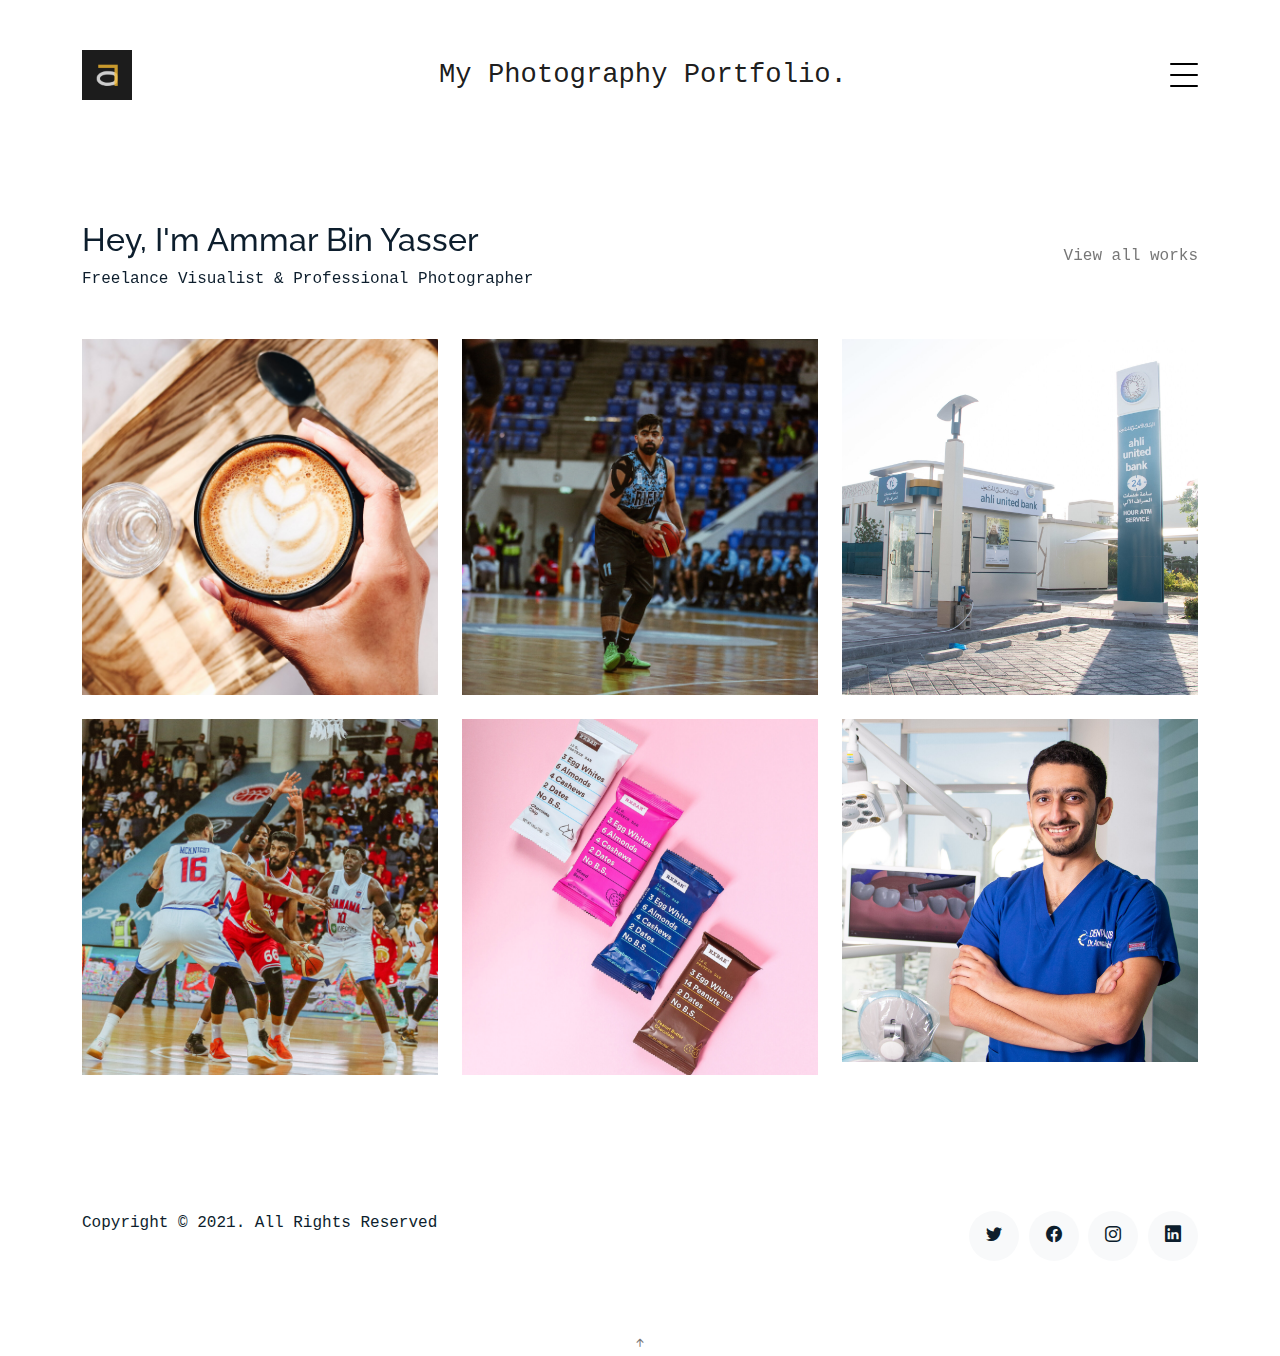
<file: index.html>
<!DOCTYPE html>
<html lang="en">

<head>
  <meta charset="utf-8">
  <meta content="width=device-width, initial-scale=1.0" name="viewport">

  <title>Portfolio - Index</title>
  <meta content="" name="description">
  <meta content="" name="keywords">

  <!-- Favicons -->
  <link href="assets/img/favicon.png" rel="icon">
  <link href="assets/img/apple-touch-icon.png" rel="apple-touch-icon">

  <!-- Google Fonts -->
  <link href="https://fonts.googleapis.com/css?family=https://fonts.googleapis.com/css?family=Inconsolata:400,500,600,700|Raleway:400,400i,500,500i,600,600i,700,700i" rel="stylesheet">

  <!-- Vendor CSS Files -->
  <link href="assets/vendor/aos/aos.css" rel="stylesheet">
  <link href="assets/vendor/bootstrap/css/bootstrap.min.css" rel="stylesheet">
  <link href="assets/vendor/bootstrap-icons/bootstrap-icons.css" rel="stylesheet">
  <link href="assets/vendor/swiper/swiper-bundle.min.css" rel="stylesheet">

  <!-- Template Main CSS File -->
  <link href="assets/css/style.css" rel="stylesheet">

</head>

<body>

  <!-- ===================== Navigation bar ===================== -->
  <div class="collapse navbar-collapse custom-navmenu" id="main-navbar">
    <div class="container py-2 py-md-5">
      <div class="row align-items-start">
        <div class="col-md-2">
          <ul class="custom-menu">
            <li class="active"><a href="index.html">Home</a></li>
            <li><a href="about.html">About Me</a></li>
            <li><a href="works.html">My Work</a></li>
            <li><a href="contact.html">Contact</a></li>
          </ul>
        </div>
        <div class="col-md-6 d-none d-md-block  mr-auto">
        </div>
        <div class="col-md-4 d-none d-md-block">
          <p>For Inquiries: <br> <a href="#">bhnammar@gmail.com</a></p>
        </div>
      </div>

    </div>
  </div>

  <nav class="navbar navbar-light custom-navbar">
    <div class="container">
      <img class="img-fluid" src="assets/img/favicon.png" width="50" height="50">
      <a class="navbar-brand" href="index.html">My Photography Portfolio.</a>
      <a href="#" class="burger" data-bs-toggle="collapse" data-bs-target="#main-navbar">
        <span></span>
      </a>
    </div>
  </nav>

  <main id="main">

    <!-- ===================== Works Section ===================== -->
    <section class="section site-portfolio">
      <div class="container">
        <div class="row mb-5 align-items-center">
          <div class="col-md-12 col-lg-6 mb-4 mb-lg-0" data-aos="fade-up">
            <h2>Hey, I'm Ammar Bin Yasser</h2>
            <p class="mb-0">Freelance Visualist &amp; Professional Photographer</p>
          </div>
          <div class="col-md-12 col-lg-6 text-start text-lg-end" data-aos="fade-up" data-aos-delay="100">
            <div>
              <a href="works.html">View all works</a>
            </div>
          </div>
        </div>
        <div id="portfolio-grid" class="row no-gutter" data-aos="fade-up" data-aos-delay="200">
          <div class="item web col-sm-6 col-md-4 col-lg-4 mb-4">
            <a href="#" class="item-wrap fancybox">
              <div class="work-info">
                <h3>Coffee</h3>
                <span>Joe's Cafe</span>
              </div>
              <img class="img-fluid" src="assets/img/a1.jpeg">
            </a>
          </div>

          <div class="item photography col-sm-6 col-md-4 col-lg-4 mb-4">
            <a href="#" class="item-wrap fancybox">
              <div class="work-info">
                <h3>Game</h3>
                <span>Basketball</span>
              </div>
              <img class="img-fluid" src="assets/img/b1.jpeg">
            </a>
          </div>

          <div class="item branding col-sm-6 col-md-4 col-lg-4 mb-4">
            <a href="#" class="item-wrap fancybox">
              <div class="work-info">
                <h3>atm</h3>
                <span>Zallag Springs</span>
              </div>
              <img class="img-fluid" src="assets/img/a3.jpeg">
            </a>
          </div>

          <div class="item design col-sm-6 col-md-4 col-lg-4 mb-4">
            <a href="#" class="item-wrap fancybox">
              <div class="work-info">
                <h3>Game</h3>
                <span>Basketball</span>
              </div>
              <img class="img-fluid" src="assets/img/b2.jpeg">
            </a>
          </div>

          <div class="item photography col-sm-6 col-md-4 col-lg-4 mb-4">
            <a href="#" class="item-wrap fancybox">
              <div class="work-info">
                <h3>Chocolate bars</h3>
                <span>Nature's Market</span>
              </div>
              <img class="img-fluid" src="assets/img/a2.png">
            </a>
          </div>

          <div class="item branding col-sm-6 col-md-4 col-lg-4 mb-4">
            <a href="#" class="item-wrap fancybox">
              <div class="work-info">
                <h3>Dentist</h3>
                <span>Dental Club</span>
              </div>
              <img class="img-fluid" src="assets/img/a4.jpeg">
            </a>
          </div>



        </div>
      </div>
    </section><!-- End  Works Section -->



  <!-- ============================ Footer ============================ -->
  <footer class="footer" role="contentinfo">
    <div class="container">
      <div class="row">
        <div class="col-sm-6">
          <p class="mb-1"> Copyright &copy; 2021. All Rights Reserved</p>
        </div>
        <div class="col-sm-6 social text-md-end">
          <a href="https://twitter.com/Bhnammar"><span class="bi bi-twitter"></span></a>
          <a href="https://www.facebook.com/ammarbin.yasser.3"><span class="bi bi-facebook"></span></a>
          <a href="https://www.instagram.com/byammar/"><span class="bi bi-instagram"></span></a>
          <a href="https://www.linkedin.com/in/ammar-bin-yaser-ba115a124/"><span class="bi bi-linkedin"></span></a>
        </div>
      </div>
    </div>
  </footer>

  <a href="#" class="back-to-top d-flex align-items-center justify-content-center"><i class="bi bi-arrow-up-short"></i></a>

  <!-- Vendor JS Files -->
  <script src="assets/vendor/aos/aos.js"></script>
  <script src="assets/vendor/bootstrap/js/bootstrap.bundle.min.js"></script>
  <script src="assets/vendor/isotope-layout/isotope.pkgd.min.js"></script>
  <script src="assets/vendor/php-email-form/validate.js"></script>
  <script src="assets/vendor/swiper/swiper-bundle.min.js"></script>

  <!-- Template Main JS File -->
  <script src="assets/js/main.js"></script>

</body>

</html>
</file>
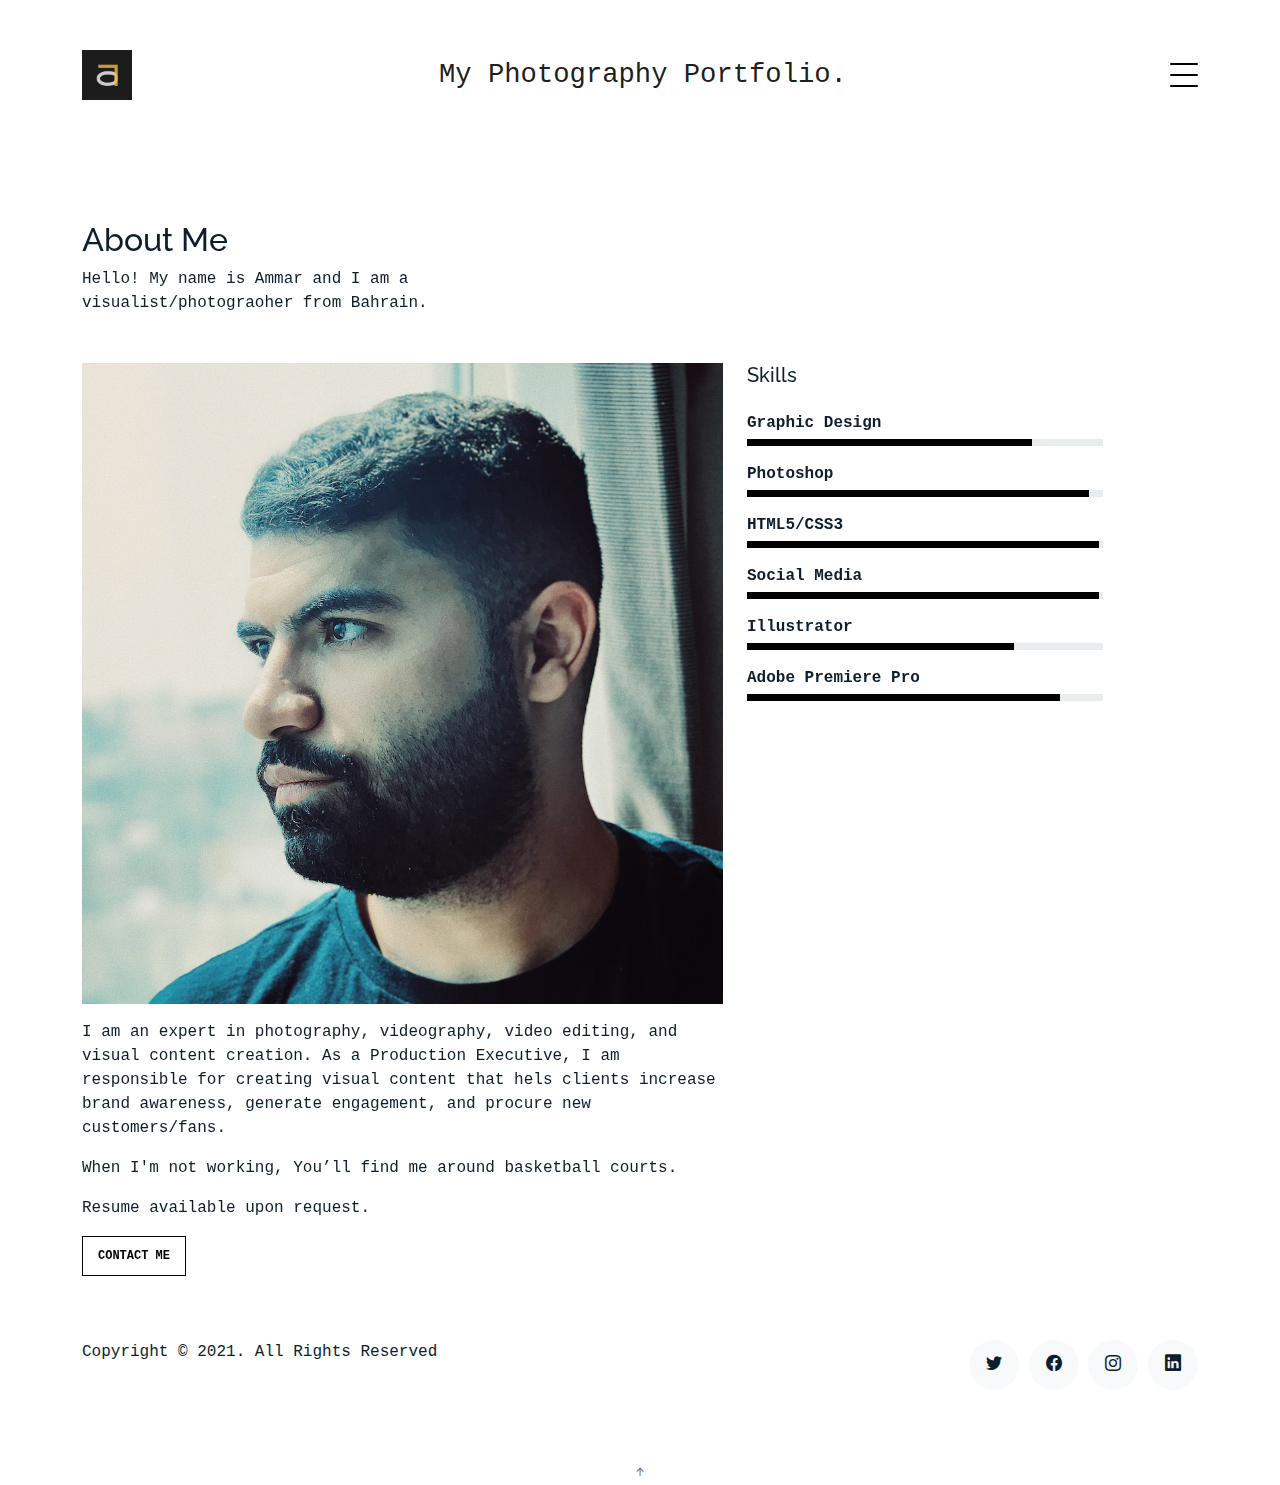
<file: about.html>
<!DOCTYPE html>
<html lang="en">

<head>
  <meta charset="utf-8">
  <meta content="width=device-width, initial-scale=1.0" name="viewport">

  <title>Portfolio - About</title>
  <meta content="" name="description">
  <meta content="" name="keywords">

  <!-- Favicons -->
  <link href="assets/img/favicon.png" rel="icon">
  <link href="assets/img/apple-touch-icon.png" rel="apple-touch-icon">

  <!-- Google Fonts -->
  <link href="https://fonts.googleapis.com/css?family=https://fonts.googleapis.com/css?family=Inconsolata:400,500,600,700|Raleway:400,400i,500,500i,600,600i,700,700i" rel="stylesheet">

  <!-- Vendor CSS Files -->
  <link href="assets/vendor/aos/aos.css" rel="stylesheet">
  <link href="assets/vendor/bootstrap/css/bootstrap.min.css" rel="stylesheet">
  <link href="assets/vendor/bootstrap-icons/bootstrap-icons.css" rel="stylesheet">
  <link href="assets/vendor/swiper/swiper-bundle.min.css" rel="stylesheet">

  <!-- Template Main CSS File -->
  <link href="assets/css/style.css" rel="stylesheet">

</head>

<body>

  <!-- ======= Navbar ======= -->
  <div class="collapse navbar-collapse custom-navmenu" id="main-navbar">
    <div class="container py-2 py-md-5">
      <div class="row align-items-start">
        <div class="col-md-2">
          <ul class="custom-menu">
            <li><a href="index.html">Home</a></li>
            <li class="active"><a href="about.html">About Me</a></li>
            <li><a href="works.html">My Work</a></li>
            <li><a href="contact.html">Contact</a></li>
          </ul>
        </div>
        <div class="col-md-6 d-none d-md-block  mr-auto">
        </div>
        <div class="col-md-4 d-none d-md-block">
          <p>For Inquiries: <br> <a href="#">bhnammar@gmail.com</a></p>
        </div>
      </div>

    </div>
  </div>

   <nav class="navbar navbar-light custom-navbar">
    <div class="container">
      <img class="img-fluid" src="assets/img/favicon.png" width="50" height="50">
      <a class="navbar-brand" href="index.html">My Photography Portfolio.</a>
      <a href="#" class="burger" data-bs-toggle="collapse" data-bs-target="#main-navbar">
        <span></span>
      </a>
    </div>
  </nav>

  <main id="main">

    <section class="section pb-5">
      <div class="container">
        <div class="row mb-5 align-items-end">
          <div class="col-md-6" data-aos="fade-up">

            <h2>About Me</h2>
            <p class="mb-0">Hello! My name is Ammar and I am a visualist/photograoher from Bahrain.</p>
          </div>

        </div>

        <div class="row">
          <div class="col-md-4 ml-auto order-2" data-aos="fade-up">
            <h3 class="h3 mb-4">Skills</h3>
            <ul class="list-unstyled">
              <li class="mb-3">
                <div class="d-flex mb-1">
                  <strong>Graphic Design</strong>
                </div>
                <div class="progress custom-progress">
                  <div class="progress-bar" role="progressbar" style="width: 80%" aria-valuenow="80" aria-valuemin="0" aria-valuemax="100"></div>
                </div>
              </li>
              <li class="mb-3">
                <div class="d-flex mb-1">
                  <strong>Photoshop</strong>
                </div>
                <div class="progress custom-progress">
                  <div class="progress-bar" role="progressbar" style="width: 96%" aria-valuenow="96" aria-valuemin="0" aria-valuemax="100"></div>
                </div>
              </li>
              <li class="mb-3">
                <div class="d-flex mb-1">
                  <strong>HTML5/CSS3</strong>
                </div>
                <div class="progress custom-progress">
                  <div class="progress-bar" role="progressbar" style="width: 99%" aria-valuenow="99" aria-valuemin="0" aria-valuemax="100"></div>
                </div>
              </li>
              <li class="mb-3">
                <div class="d-flex mb-1">
                  <strong>Social Media</strong>
                </div>
                <div class="progress custom-progress">
                  <div class="progress-bar" role="progressbar" style="width: 99%" aria-valuenow="87" aria-valuemin="0" aria-valuemax="100"></div>
                </div>
              </li>
              <li class="mb-3">
                <div class="d-flex mb-1">
                  <strong>Illustrator</strong>
                </div>
                <div class="progress custom-progress">
                  <div class="progress-bar" role="progressbar" style="width: 75%" aria-valuenow="85" aria-valuemin="0" aria-valuemax="100"></div>
                </div>
              </li>
              <li class="mb-3">
                <div class="d-flex mb-1">
                  <strong>Adobe Premiere Pro</strong>
                </div>
                <div class="progress custom-progress">
                  <div class="progress-bar" role="progressbar" style="width: 88%" aria-valuenow="88" aria-valuemin="0" aria-valuemax="100"></div>
                </div>
              </li>
            </ul>
          </div>

          <div class="col-md-7 mb-5 mb-md-0" data-aos="fade-up">
            <p><img src="assets/img/ammar.jpeg" alt="Image" class="img-fluid"></p>
            <p>I am an expert in photography, videography, video editing, and visual content creation. As a Production Executive, I am responsible for creating visual content that hels clients increase brand awareness, generate engagement, and procure new customers/fans. </p>
            <p> When I'm not working, You’ll find me around basketball courts.</p>
            <h3></h3>
            <p>Resume available upon request.</p>
            <p><a href="contact.html" class="readmore">Contact Me</a></p>
          </div>

        </div>

      </div>

    </section>

  </main><!-- End #main -->


  <!-- ============================ Footer ============================ -->
  <footer class="footer" role="contentinfo">
    <div class="container">
      <div class="row">
        <div class="col-sm-6">
          <p class="mb-1"> Copyright &copy; 2021. All Rights Reserved</p>
        </div>
        <div class="col-sm-6 social text-md-end">
          <a href="https://twitter.com/Bhnammar"><span class="bi bi-twitter"></span></a>
          <a href="https://www.facebook.com/ammarbin.yasser.3"><span class="bi bi-facebook"></span></a>
          <a href="https://www.instagram.com/byammar/"><span class="bi bi-instagram"></span></a>
          <a href="https://www.linkedin.com/in/ammar-bin-yaser-ba115a124/"><span class="bi bi-linkedin"></span></a>
        </div>
      </div>
    </div>
  </footer>

  <a href="#" class="back-to-top d-flex align-items-center justify-content-center"><i class="bi bi-arrow-up-short"></i></a>

  <!-- Vendor JS Files -->
  <script src="assets/vendor/aos/aos.js"></script>
  <script src="assets/vendor/bootstrap/js/bootstrap.bundle.min.js"></script>
  <script src="assets/vendor/isotope-layout/isotope.pkgd.min.js"></script>
  <script src="assets/vendor/php-email-form/validate.js"></script>
  <script src="assets/vendor/swiper/swiper-bundle.min.js"></script>

  <!-- Template Main JS File -->
  <script src="assets/js/main.js"></script>

</body>

</html>
</file>
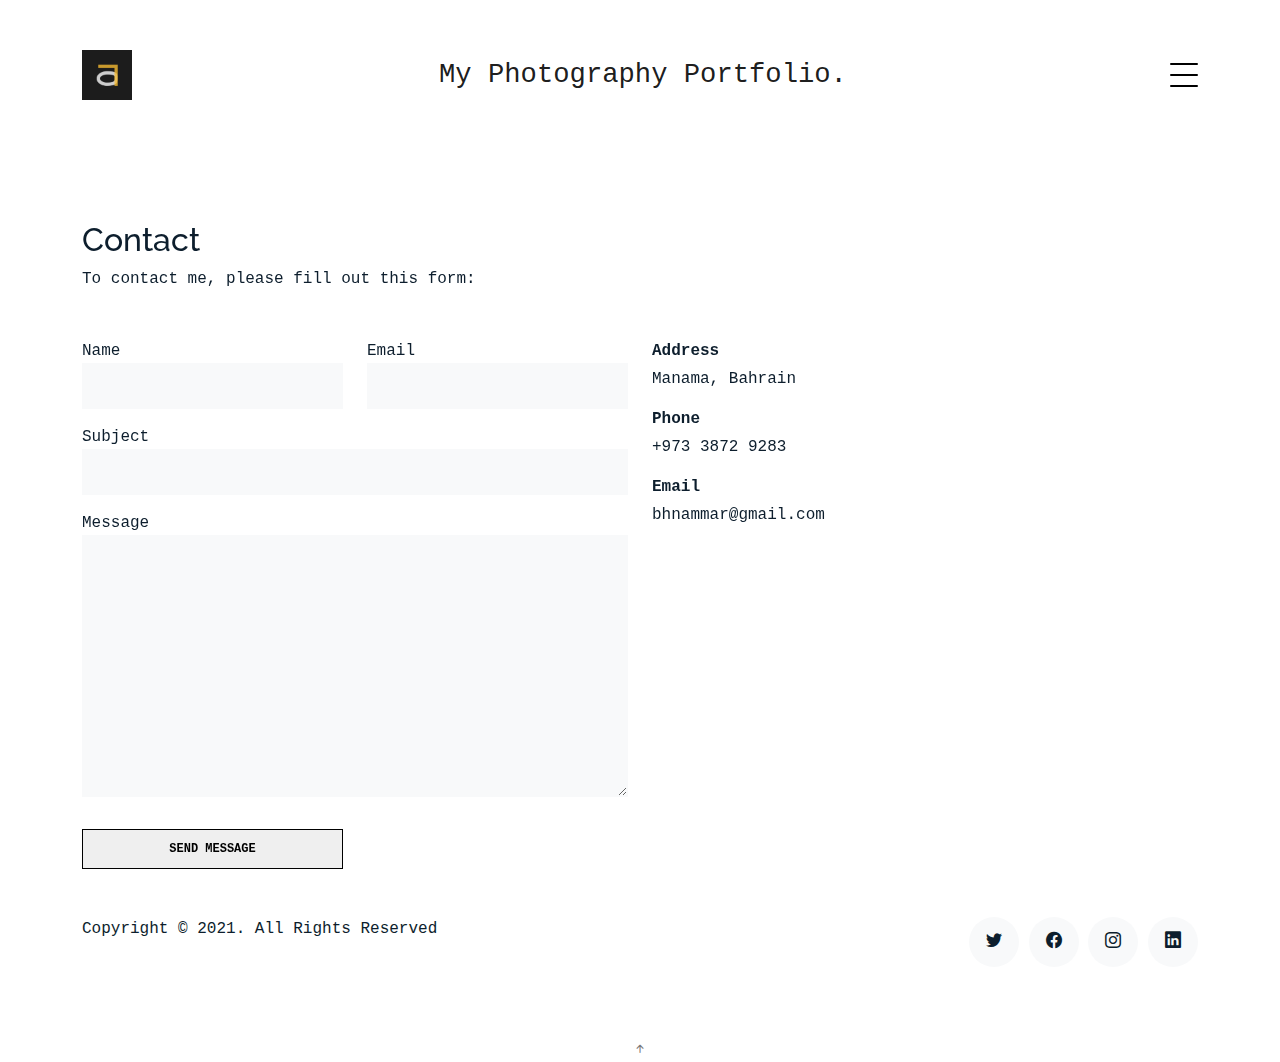
<file: contact.html>
<!DOCTYPE html>
<html lang="en">

<head>
  <meta charset="utf-8">
  <meta content="width=device-width, initial-scale=1.0" name="viewport">

  <title>Portfolio - Contact</title>
  <meta content="" name="description">
  <meta content="" name="keywords">

  <!-- Favicons -->
  <link href="assets/img/favicon.png" rel="icon">
  <link href="assets/img/apple-touch-icon.png" rel="apple-touch-icon">

  <!-- Google Fonts -->
  <link href="https://fonts.googleapis.com/css?family=https://fonts.googleapis.com/css?family=Inconsolata:400,500,600,700|Raleway:400,400i,500,500i,600,600i,700,700i" rel="stylesheet">

  <!-- Vendor CSS Files -->
  <link href="assets/vendor/aos/aos.css" rel="stylesheet">
  <link href="assets/vendor/bootstrap/css/bootstrap.min.css" rel="stylesheet">
  <link href="assets/vendor/bootstrap-icons/bootstrap-icons.css" rel="stylesheet">
  <link href="assets/vendor/swiper/swiper-bundle.min.css" rel="stylesheet">

  <!-- Template Main CSS File -->
  <link href="assets/css/style.css" rel="stylesheet">
</head>

<body>

  <!-- ======= Navbar ======= -->
  <div class="collapse navbar-collapse custom-navmenu" id="main-navbar">
    <div class="container py-2 py-md-5">
      <div class="row align-items-start">
        <div class="col-md-2">
          <ul class="custom-menu">
            <li><a href="index.html">Home</a></li>
            <li><a href="about.html">About Me</a></li>
            <li><a href="works.html">My Work</a></li>
            <li class="active"><a href="contact.html">Contact</a></li>
          </ul>
        </div>
        <div class="col-md-6 d-none d-md-block  mr-auto">
        </div>
        <div class="col-md-4 d-none d-md-block">
          <p>For Inquiries: <br> <a href="#">bhnammar@gmail.com</a></p>
        </div>
      </div>

    </div>
  </div>

   <nav class="navbar navbar-light custom-navbar">
    <div class="container">
      <img class="img-fluid" src="assets/img/favicon.png" width="50" height="50">
      <a class="navbar-brand" href="index.html">My Photography Portfolio.</a>
      <a href="#" class="burger" data-bs-toggle="collapse" data-bs-target="#main-navbar">
        <span></span>
      </a>
    </div>
  </nav>

  <main id="main">

    <section class="section pb-5">
      <div class="container">

        <div class="row mb-5 align-items-end">
          <div class="col-md-6" data-aos="fade-up">
            <h2>Contact</h2>
            <p class="mb-0">To contact me, please fill out this form:
            </p>
          </div>

        </div>

        <div class="row">
          <div class="col-md-6 mb-5 mb-md-0" data-aos="fade-up">

            <form action="forms/contact.php" method="post" role="form" class="php-email-form">

              <div class="row gy-3">
                <div class="col-md-6 form-group">
                  <label for="name">Name</label>
                  <input type="text" name="name" class="form-control" id="name" required>
                </div>
                <div class="col-md-6 form-group">
                  <label for="name">Email</label>
                  <input type="email" class="form-control" name="email" id="email" required>
                </div>
                <div class="col-md-12 form-group">
                  <label for="name">Subject</label>
                  <input type="text" class="form-control" name="subject" id="subject" required>
                </div>
                <div class="col-md-12 form-group">
                  <label for="name">Message</label>
                  <textarea class="form-control" name="message" cols="30" rows="10" required></textarea>
                </div>

                <div class="col-md-12 my-3">
                  <div class="loading">Loading</div>
                  <div class="error-message"></div>
                  <div class="sent-message">Your message has been sent. Thank you!</div>
                </div>

                <div class="col-md-6 mt-0 form-group">
                  <input type="submit" class="readmore d-block w-100" value="Send Message">
                </div>
              </div>

            </form>

          </div>

          <div class="col-md-4 ml-auto order-2" data-aos="fade-up">
            <ul class="list-unstyled">
              <li class="mb-3">
                <strong class="d-block mb-1">Address</strong>
                <span>Manama, Bahrain</span>
              </li>
              <li class="mb-3">
                <strong class="d-block mb-1">Phone</strong>
                <span>+973 3872 9283</span>
              </li>
              <li class="mb-3">
                <strong class="d-block mb-1">Email</strong>
                <span>bhnammar@gmail.com</span>
              </li>
            </ul>
          </div>

        </div>

      </div>

    </section>

  </main><!-- End #main -->

  
  <!-- ============================ Footer ============================ -->
  <footer class="footer" role="contentinfo">
    <div class="container">
      <div class="row">
        <div class="col-sm-6">
          <p class="mb-1"> Copyright &copy; 2021. All Rights Reserved</p>
        </div>
        <div class="col-sm-6 social text-md-end">
          <a href="https://twitter.com/Bhnammar"><span class="bi bi-twitter"></span></a>
          <a href="https://www.facebook.com/ammarbin.yasser.3"><span class="bi bi-facebook"></span></a>
          <a href="https://www.instagram.com/byammar/"><span class="bi bi-instagram"></span></a>
          <a href="https://www.linkedin.com/in/ammar-bin-yaser-ba115a124/"><span class="bi bi-linkedin"></span></a>
        </div>
      </div>
    </div>
  </footer>

  <a href="#" class="back-to-top d-flex align-items-center justify-content-center"><i class="bi bi-arrow-up-short"></i></a>

  <!-- Vendor JS Files -->
  <script src="assets/vendor/aos/aos.js"></script>
  <script src="assets/vendor/bootstrap/js/bootstrap.bundle.min.js"></script>
  <script src="assets/vendor/isotope-layout/isotope.pkgd.min.js"></script>
  <script src="assets/vendor/php-email-form/validate.js"></script>
  <script src="assets/vendor/swiper/swiper-bundle.min.js"></script>

  <!-- Template Main JS File -->
  <script src="assets/js/main.js"></script>

</body>

</html>
</file>
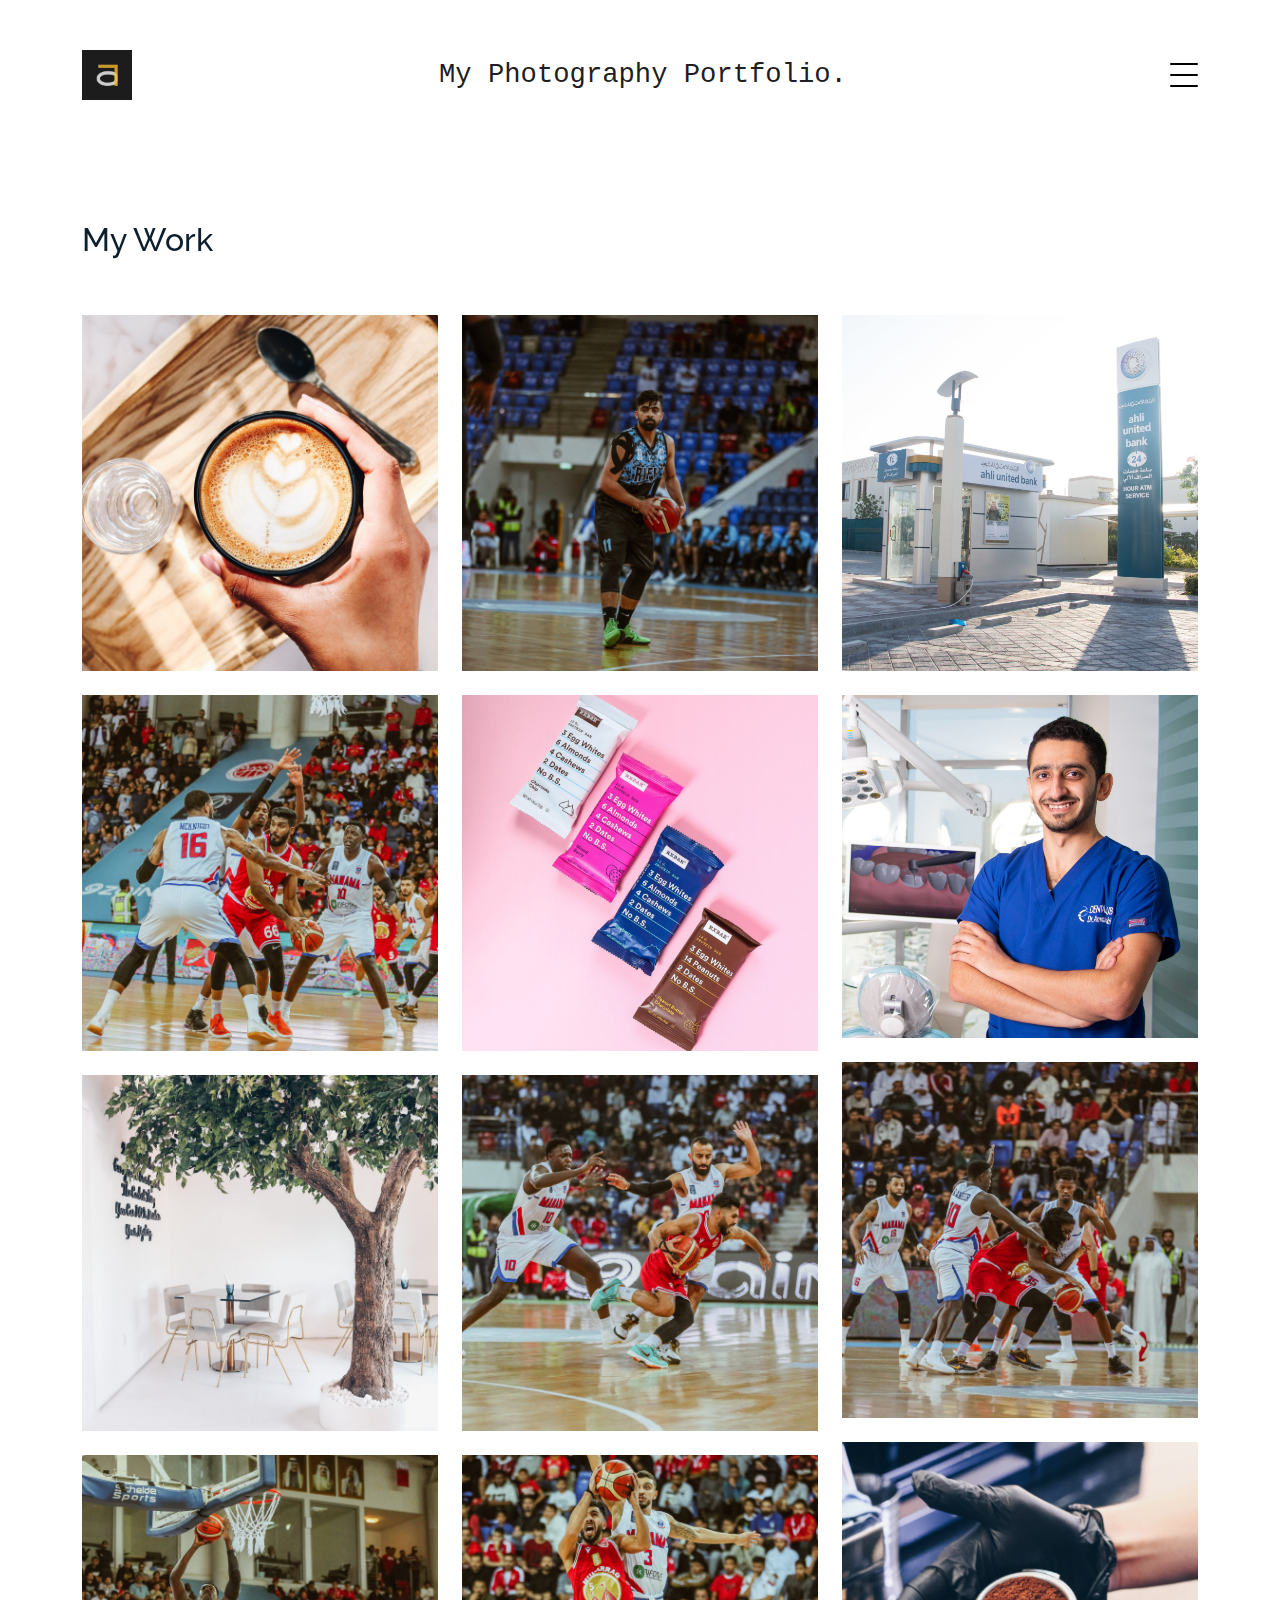
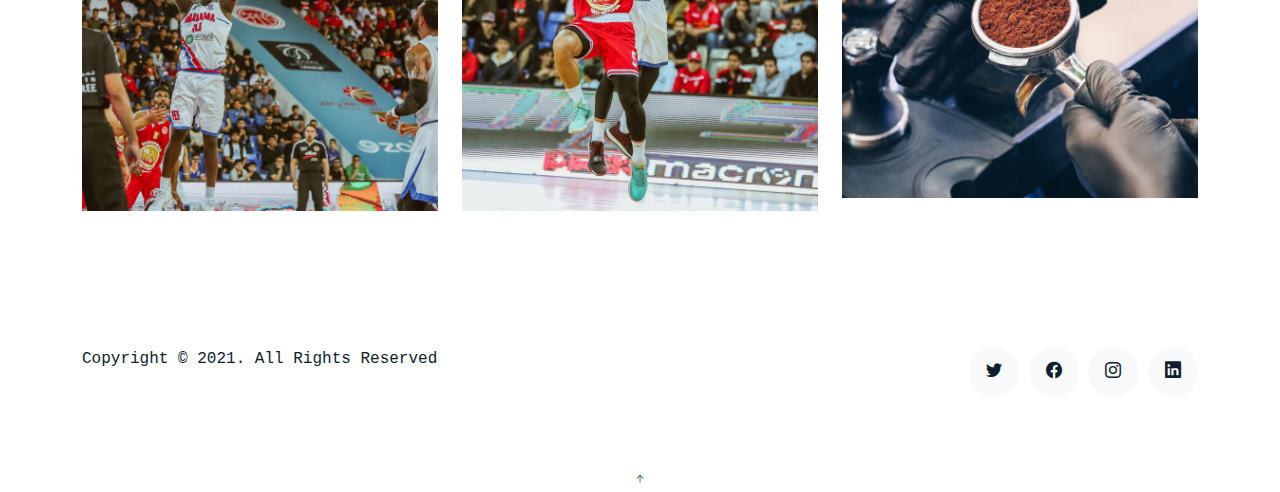
<file: works.html>
<!DOCTYPE html>
<html lang="en">

<head>
  <meta charset="utf-8">
  <meta content="width=device-width, initial-scale=1.0" name="viewport">

  <title>Portfolio Bootstrap Template - My Work</title>
  <meta content="" name="description">
  <meta content="" name="keywords">

  <!-- Favicons -->
  <link href="assets/img/favicon.png" rel="icon">
  <link href="assets/img/apple-touch-icon.png" rel="apple-touch-icon">

  <!-- Google Fonts -->
  <link href="https://fonts.googleapis.com/css?family=https://fonts.googleapis.com/css?family=Inconsolata:400,500,600,700|Raleway:400,400i,500,500i,600,600i,700,700i" rel="stylesheet">

  <!-- Vendor CSS Files -->
  <link href="assets/vendor/aos/aos.css" rel="stylesheet">
  <link href="assets/vendor/bootstrap/css/bootstrap.min.css" rel="stylesheet">
  <link href="assets/vendor/bootstrap-icons/bootstrap-icons.css" rel="stylesheet">
  <link href="assets/vendor/swiper/swiper-bundle.min.css" rel="stylesheet">

  <!-- Template Main CSS File -->
  <link href="assets/css/style.css" rel="stylesheet">

</head>

<body>

  <!-- ======= Navbar ======= -->
  <div class="collapse navbar-collapse custom-navmenu" id="main-navbar">
    <div class="container py-2 py-md-5">
      <div class="row align-items-start">
        <div class="col-md-2">
          <ul class="custom-menu">
            <li><a href="index.html">Home</a></li>
            <li><a href="about.html">About Me</a></li>
            <li class="active"><a href="works.html">My Work</a></li>
            <li><a href="contact.html">Contact</a></li>
          </ul>
        </div>
        <div class="col-md-6 d-none d-md-block  mr-auto">
        </div>
        <div class="col-md-4 d-none d-md-block">
          <p>For Inquiries: <br> <a href="#">bhnammar@gmail.com</a></p>
        </div>
      </div>

    </div>
  </div>

   <nav class="navbar navbar-light custom-navbar">
    <div class="container">
      <img class="img-fluid" src="assets/img/favicon.png" width="50" height="50">
      <a class="navbar-brand" href="index.html">My Photography Portfolio.</a>
      <a href="#" class="burger" data-bs-toggle="collapse" data-bs-target="#main-navbar">
        <span></span>
      </a>
    </div>
  </nav>

  <main id="main">

    <!-- ===================== Works Section ===================== -->
    <section class="section site-portfolio">
      <div class="container">
        <div class="row mb-5 align-items-center">
          <div class="col-md-12 col-lg-6 mb-4 mb-lg-0" data-aos="fade-up">
            <h2>My Work</h2>
          </div>
          <div class="col-md-12 col-lg-6 text-start text-lg-end" data-aos="fade-up" data-aos-delay="100">
          </div>
        </div>
        <div id="portfolio-grid" class="row no-gutter" data-aos="fade-up" data-aos-delay="200">
          <div class="item web col-sm-6 col-md-4 col-lg-4 mb-4">
            <a href="#" class="item-wrap fancybox">
              <div class="work-info">
                <h3>Coffee</h3>
                <span>Joe's Cafe</span>
              </div>
              <img class="img-fluid" src="assets/img/a1.jpeg">
            </a>
          </div>

          <div class="item photography col-sm-6 col-md-4 col-lg-4 mb-4">
            <a href="#" class="item-wrap fancybox">
              <div class="work-info">
                <h3>Game</h3>
                <span>Basketball</span>
              </div>
              <img class="img-fluid" src="assets/img/b1.jpeg">
            </a>
          </div>

          <div class="item branding col-sm-6 col-md-4 col-lg-4 mb-4">
            <a href="#" class="item-wrap fancybox">
              <div class="work-info">
                <h3>atm</h3>
                <span>Zallag Springs</span>
              </div>
              <img class="img-fluid" src="assets/img/a3.jpeg">
            </a>
          </div>

          <div class="item design col-sm-6 col-md-4 col-lg-4 mb-4">
            <a href="#" class="item-wrap fancybox">
              <div class="work-info">
                <h3>Game</h3>
                <span>Basketball</span>
              </div>
              <img class="img-fluid" src="assets/img/b2.jpeg">
            </a>
          </div>

          <div class="item photography col-sm-6 col-md-4 col-lg-4 mb-4">
            <a href="#" class="item-wrap fancybox">
              <div class="work-info">
                <h3>Chocolate bars</h3>
                <span>Nature's Market</span>
              </div>
              <img class="img-fluid" src="assets/img/a2.png">
            </a>
          </div>

          <div class="item branding col-sm-6 col-md-4 col-lg-4 mb-4">
            <a href="#" class="item-wrap fancybox">
              <div class="work-info">
                <h3>Dentist</h3>
                <span>Dental Club</span>
              </div>
              <img class="img-fluid" src="assets/img/a4.jpeg">
            </a>
          </div>

          <div class="item branding col-sm-6 col-md-4 col-lg-4 mb-4">
            <a href="#" class="item-wrap fancybox">
              <div class="work-info">
                <h3>Game</h3>
                <span>Basketball</span>
              </div>
              <img class="img-fluid" src="assets/img/b3.jpeg">
            </a>
          </div>

          <div class="item branding col-sm-6 col-md-4 col-lg-4 mb-4">
            <a href="#" class="item-wrap fancybox">
              <div class="work-info">
                <h3>Seeting</h3>
                <span>Joe's Cafe</span>
              </div>
              <img class="img-fluid" src="assets/img/a5.jpeg">
            </a>
          </div>

          <div class="item branding col-sm-6 col-md-4 col-lg-4 mb-4">
            <a href="#" class="item-wrap fancybox">
              <div class="work-info">
                <h3>Game</h3>
                <span>Basketball</span>
              </div>
              <img class="img-fluid" src="assets/img/b4.jpeg">
            </a>
          </div>

          <div class="item branding col-sm-6 col-md-4 col-lg-4 mb-4">
            <a href="#" class="item-wrap fancybox">
              <div class="work-info">
                <h3>Ground Coffee</h3>
                <span>Joe's Cafe</span>
              </div>
              <img class="img-fluid" src="assets/img/a6.jpeg">
            </a>
          </div>

         <div class="item branding col-sm-6 col-md-4 col-lg-4 mb-4">
            <a href="#" class="item-wrap fancybox">
              <div class="work-info">
                <h3>Game</h3>
                <span>Basketball</span>
              </div>
              <img class="img-fluid" src="assets/img/b5.jpeg">
            </a>
          </div>

          <div class="item branding col-sm-6 col-md-4 col-lg-4 mb-4">
            <a href="#" class="item-wrap fancybox">
              <div class="work-info">
                <h3>Game</h3>
                <span>Basketball</span>
              </div>
              <img class="img-fluid" src="assets/img/b6.jpeg">
            </a>
          </div>



        </div>
      </div>
    </section><!-- End  Works Section -->


  <!-- ============================ Footer ============================ -->
  <footer class="footer" role="contentinfo">
    <div class="container">
      <div class="row">
        <div class="col-sm-6">
          <p class="mb-1"> Copyright &copy; 2021. All Rights Reserved</p>
        </div>
        <div class="col-sm-6 social text-md-end">
          <a href="https://twitter.com/Bhnammar"><span class="bi bi-twitter"></span></a>
          <a href="https://www.facebook.com/ammarbin.yasser.3"><span class="bi bi-facebook"></span></a>
          <a href="https://www.instagram.com/byammar/"><span class="bi bi-instagram"></span></a>
          <a href="https://www.linkedin.com/in/ammar-bin-yaser-ba115a124/"><span class="bi bi-linkedin"></span></a>
        </div>
      </div>
    </div>
  </footer>

  <a href="#" class="back-to-top d-flex align-items-center justify-content-center"><i class="bi bi-arrow-up-short"></i></a>

  <!-- Vendor JS Files -->
  <script src="assets/vendor/aos/aos.js"></script>
  <script src="assets/vendor/bootstrap/js/bootstrap.bundle.min.js"></script>
  <script src="assets/vendor/isotope-layout/isotope.pkgd.min.js"></script>
  <script src="assets/vendor/php-email-form/validate.js"></script>
  <script src="assets/vendor/swiper/swiper-bundle.min.js"></script>

  <!-- Template Main JS File -->
  <script src="assets/js/main.js"></script>

</body>

</html>
</file>
<file: assets/css/style.css>
/*--------------------------------------------------------------
# General
--------------------------------------------------------------*/
body {
  font-family: "Inconsolata", monospace;
  color: #0d1e2d;
}

a {
  color: #777;
  text-decoration: none;
}

a:hover {
  color: #000;
}

h1, h2, h3, h4, h5, h6, .font-heading {
  font-family: "Raleway", sans-serif;
}

.section {
  padding: 7rem 0;
}

.filters a {
  text-decoration: none;
  color: #000;
  display: inline-block;
  padding-left: 10px;
  padding-right: 10px;
  position: relative;
}

.filters a:hover, .filters a:focus, .filters a:active {
  text-decoration: none;
}

.filters a:hover:before {
  content: "";
  position: absolute;
  left: 10px;
  right: 10px;
  bottom: 0;
  height: 1px;
  background-color: #000;
}

.filters a.active {
  color: #000;
}

.filters a.active:before {
  content: "";
  position: absolute;
  left: 10px;
  right: 10px;
  bottom: 0;
  height: 1px;
  background-color: #000;
}

.item {
  border: none;
  margin-bottom: 30px;
}

.item .item-wrap {
  display: block;
  position: relative;
  overflow: hidden;
}

.item .item-wrap:after {
  z-index: 2;
  position: absolute;
  content: "";
  top: 0;
  left: 0;
  right: 0;
  bottom: 0;
  background: rgba(0, 0, 0, 0.4);
  visibility: hidden;
  opacity: 0;
  transition: .3s all ease-in-out;
}

.item .item-wrap img {
  transition: .3s transform ease;
  transform: scale(1);
}

.item .item-wrap > .work-info {
  position: absolute;
  top: 50%;
  width: 100%;
  text-align: center;
  z-index: 3;
  transform: translateY(-50%);
  color: #fff;
  opacity: 0;
  visibility: hidden;
  margin-top: 20px;
  transition: .3s all ease;
}

.item .item-wrap > .work-info h3 {
  font-size: 20px;
  margin-bottom: 0;
}

.item .item-wrap > .work-info span {
  font-size: 14px;
  text-transform: uppercase;
  letter-spacing: .2rem;
}

.item .item-wrap:hover {
  text-decoration: none;
}

.item .item-wrap:hover img {
  transform: scale(1.05);
}

.item .item-wrap:hover:after {
  opacity: 1;
  visibility: visible;
}

.item .item-wrap:hover .work-info {
  margin-top: 0px;
  opacity: 1;
  visibility: visible;
}

.testimonial-wrap {
  padding: 50px 50px 80px 50px;
  background: #eceff2;
}

.testimonial-wrap .testimonial {
  text-align: center;
  max-width: 500px;
  margin: 0 auto;
}

.testimonial-wrap .testimonial img {
  border-radius: 50%;
  width: 120px;
  margin: 0 auto 30px auto;
}

.testimonial-wrap .testimonial blockquote p {
  font-size: 20px;
}

.h3 {
  font-size: 20px;
}

.h4 {
  font-size: 16px;
}

.heading {
  font-size: 28px;
}

.readmore {
  display: inline-block;
  border: 1px solid #000;
  padding: 10px 15px;
  font-size: 12px;
  text-transform: uppercase;
  color: #000;
  transition: .2s all ease;
  font-weight: 700;
}

.readmore:active, .readmore:focus, .readmore:hover {
  outline: none;
}

.readmore:hover {
  color: #fff;
  text-decoration: none;
  background: #000;
}

.testimonials-slider .swiper-pagination {
  margin-top: -60px;
  position: relative;
}

.testimonials-slider .swiper-pagination .swiper-pagination-bullet {
  width: 12px;
  height: 12px;
  background-color: rgba(13, 30, 45, 0.3);
  opacity: 1;
}

.testimonials-slider .swiper-pagination .swiper-pagination-bullet-active {
  background-color: rgba(13, 30, 45, 0.6);
}

.sticky-content {
  position: sticky;
  position: -webkit-sticky;
  top: 0;
  /* required */
}

.list-line li {
  margin-bottom: 10px;
  position: relative;
  padding-left: 30px;
}

.list-line li:before {
  content: "";
  position: absolute;
  left: 0;
  top: .7rem;
  width: 10px;
  height: 2px;
  background: #000;
}

.form-control {
  border-radius: 0;
  background: #f8f9fa;
  border: 1px solid transparent;
  padding-top: 10px !important;
  padding-bottom: 10px !important;
}

.form-control:active, .form-control:focus {
  background: #eff1f4;
  outline: none;
  box-shadow: none;
  border: 1px solid transparent;
}

.custom-progress {
  height: 7px;
  border-radius: 0;
}

.custom-progress .progress-bar {
  background: #000;
}

/* Services */
.services i {
  font-size: 40px;
}

.services h4 {
  padding-top: 10px;
}

/* Contact Form */
.php-email-form .error-message {
  display: none;
  color: #fff;
  background: #ed3c0d;
  text-align: left;
  padding: 15px;
  font-weight: 600;
}

.php-email-form .error-message br + br {
  margin-top: 25px;
}

.php-email-form .sent-message {
  display: none;
  color: #fff;
  background: #18d26e;
  text-align: center;
  padding: 15px;
  font-weight: 600;
}

.php-email-form .loading {
  display: none;
  background: #fff;
  text-align: center;
  padding: 15px;
}

.php-email-form .loading:before {
  content: "";
  display: inline-block;
  border-radius: 50%;
  width: 24px;
  height: 24px;
  margin: 0 10px -6px 0;
  border: 3px solid #18d26e;
  border-top-color: #eee;
  -webkit-animation: animate-loading 1s linear infinite;
  animation: animate-loading 1s linear infinite;
}

@-webkit-keyframes animate-loading {
  0% {
    transform: rotate(0deg);
  }
  100% {
    transform: rotate(360deg);
  }
}

@keyframes animate-loading {
  0% {
    transform: rotate(0deg);
  }
  100% {
    transform: rotate(360deg);
  }
}

/*--------------------------------------------------------------
# Header
--------------------------------------------------------------*/
/* Custom Navmenu */
.custom-navmenu {
  background: #0d1e2d;
}

.custom-navmenu .custom-menu, .custom-navmenu .custom-menu li {
  padding: 0;
  margin: 0;
  list-style: none;
}

.custom-navmenu .custom-menu li {
  margin-bottom: 0;
  font-size: 20px;
}

.custom-navmenu .custom-menu li a {
  color: #fff;
  padding: 10px 0 !important;
}

.custom-navmenu .custom-menu li a:hover {
  text-decoration: none;
}

.custom-navmenu .custom-menu li.active a {
  text-decoration: underline;
}

.custom-navmenu h3 {
  font-size: 20px;
  color: #fff;
}

.custom-navmenu p {
  color: rgba(255, 255, 255, 0.6);
}

.custom-navmenu a {
  color: rgba(255, 255, 255, 0.7);
}

.custom-navmenu a:hover {
  color: #fff;
}

/* Custom Navbar */
.custom-navbar {
  padding-top: 50px;
  width: 100%;
}

@media (max-width: 780px) {
  .custom-navbar > .container {
    padding-right: 0;
    padding-left: 0;
  }
}

.custom-navbar .navbar-brand {
  font-size: 1.7rem;
}

/* Burger */
.burger {
  width: 28px;
  height: 32px;
  cursor: pointer;
  position: relative;
}

.burger:before, .burger span, .burger:after {
  width: 100%;
  height: 2px;
  display: block;
  background: #000;
  border-radius: 2px;
  position: absolute;
  opacity: 1;
}

.burger:before, .burger:after {
  transition: top 0.35s cubic-bezier(0.23, 1, 0.32, 1), transform 0.35s cubic-bezier(0.23, 1, 0.32, 1), opacity 0.35s cubic-bezier(0.23, 1, 0.32, 1), background-color 1.15s cubic-bezier(0.86, 0, 0.07, 1);
  -webkit-transition: top 0.35s cubic-bezier(0.23, 1, 0.32, 1), -webkit-transform 0.35s cubic-bezier(0.23, 1, 0.32, 1), opacity 0.35s cubic-bezier(0.23, 1, 0.32, 1), background-color 1.15s cubic-bezier(0.86, 0, 0.07, 1);
  content: "";
}

.burger:before {
  top: 4px;
}

.burger span {
  top: 15px;
}

.burger:after {
  top: 26px;
}

/* Hover */
.burger:hover:before {
  top: 7px;
}

.burger:hover:after {
  top: 23px;
}

/* Click */
.burger.active span {
  opacity: 0;
}

.burger.active:before, .burger.active:after {
  top: 40%;
}

.burger.active:before {
  transform: rotate(45deg);
}

.burger.active:after {
  transform: rotate(-45deg);
}

.burger:focus {
  outline: none;
}

/*--------------------------------------------------------------
# Footer
--------------------------------------------------------------*/
.footer {
  padding: 0 0 4rem 0;
}

.footer a {
  color: #000;
}

.social a {
  display: inline-block;
  width: 50px;
  height: 50px;
  border-radius: 50%;
  background: #f8f9fa;
  position: relative;
  text-align: center;
  color: #0d1e2d;
}

.social a span {
  display: inline-block;
  left: 50%;
  position: absolute;
  top: 50%;
  transform: translate(-50%, -50%);
}

.social a:hover {
  color: #000;
}
</file>
